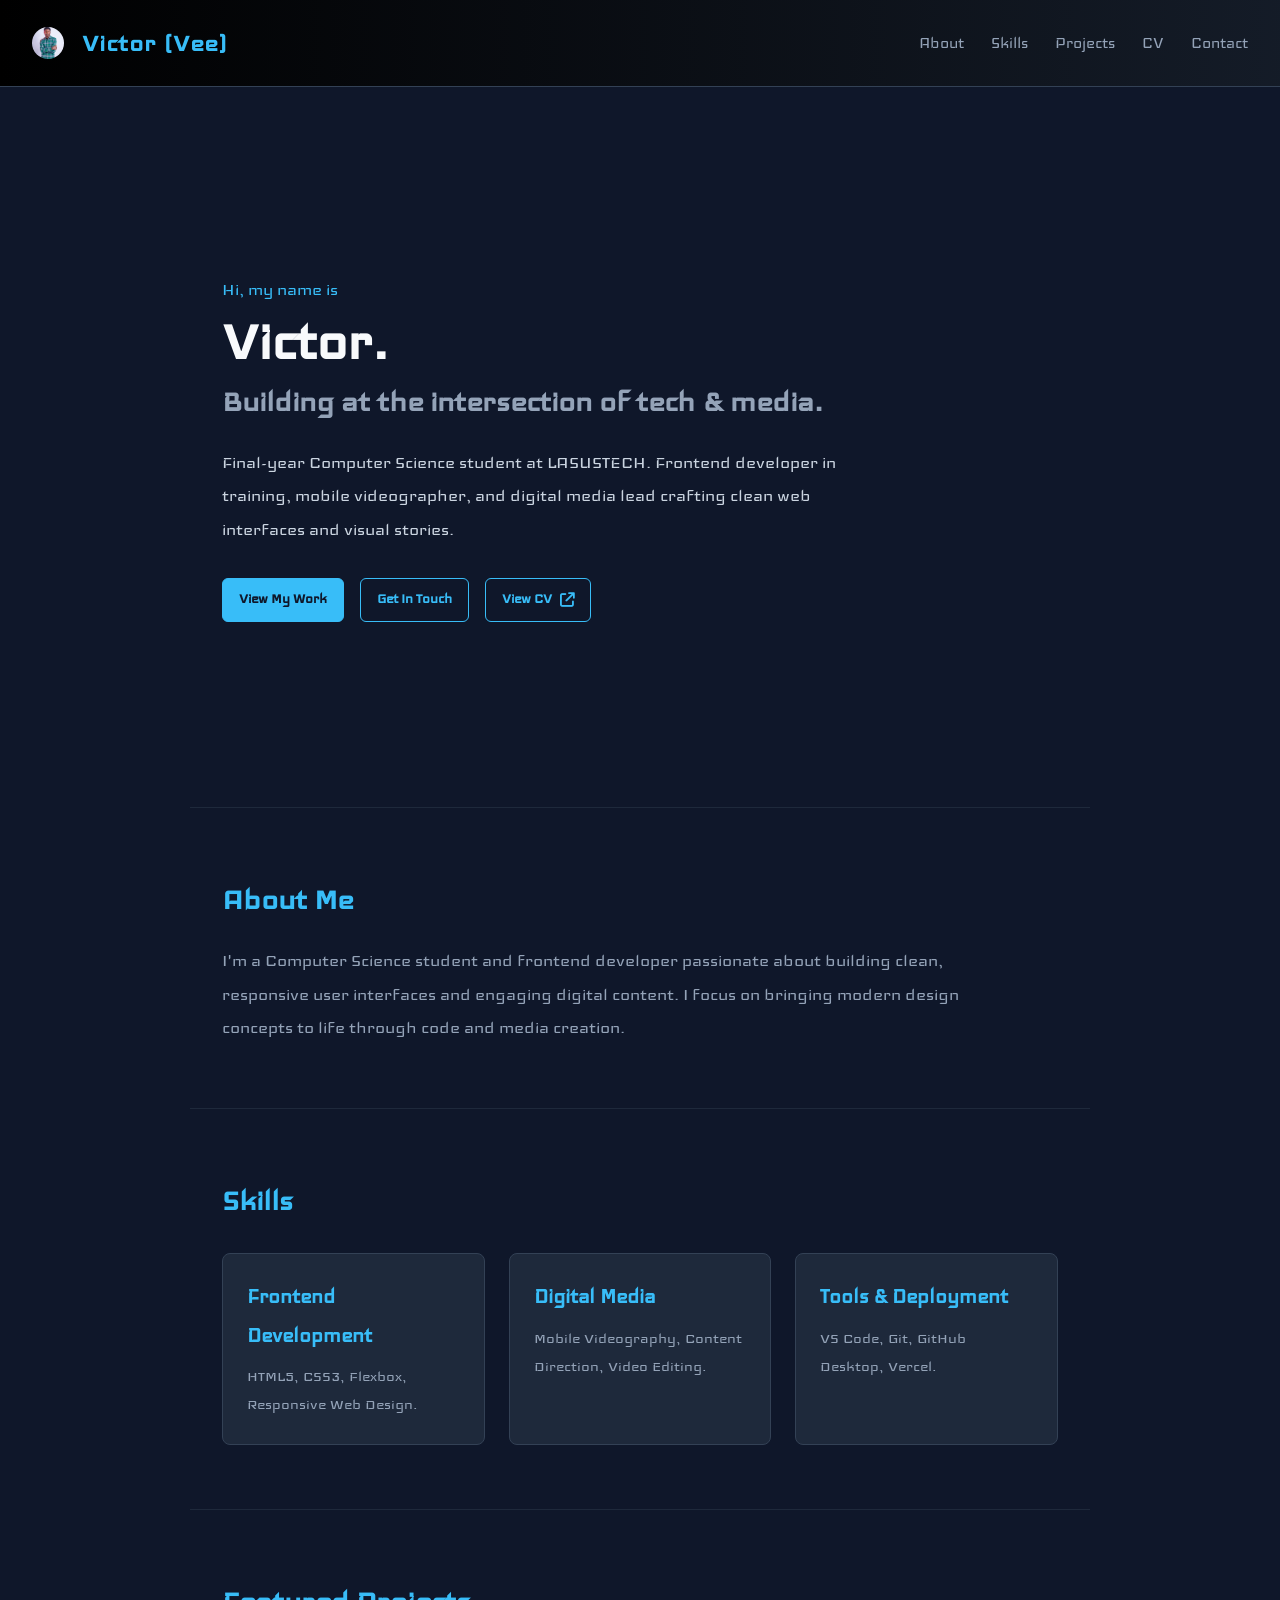
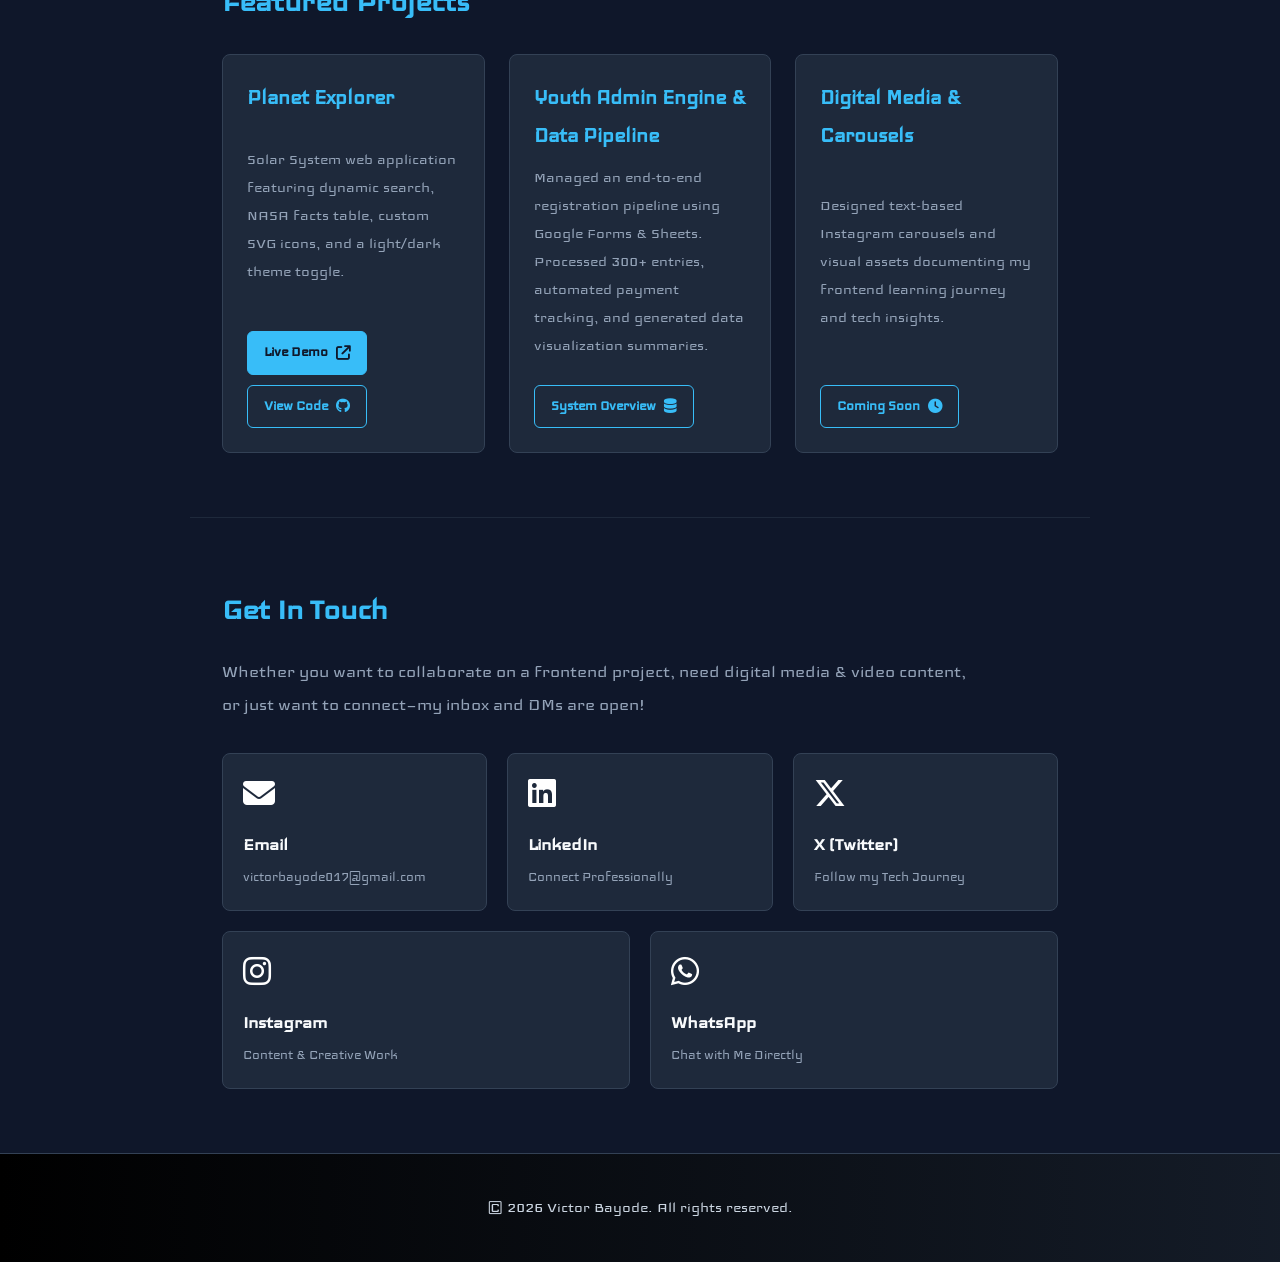
<file: index.html>
<!DOCTYPE html>
<html lang="en">

<head>
  <meta charset="UTF-8">
  <meta name="viewport" content="width=device-width, initial-scale=1.0">
  <title>Victor (Vee) | Frontend Dev & Media Lead</title>

  <!-- Font Awesome CDN for Brand Icons -->
  <link rel="stylesheet" href="https://cdnjs.cloudflare.com/ajax/libs/font-awesome/6.5.1/css/all.min.css">

  <!-- Main Stylesheet -->
  <link rel="stylesheet" href="style2.css">
</head>

<body>

  <!-- NAVBAR -->
  <header class="navbar">
    <div class="logo">
      <img src="profile.jpg" alt="Victor Bayode"
        style="width: 32px; height: 32px; border-radius: 50%; object-fit: cover; vertical-align: middle; margin-right: 8px;">
      Victor (Vee)
    </div>
    <nav>
      <a href="#about">About</a>
      <a href="#skills">Skills</a>
      <a href="#projects">Projects</a>
      <a href="https://cv-portfolio-6od7.vercel.app" target="_blank" rel="noopener noreferrer">CV</a>
      <a href="#contact">Contact</a>
    </nav>
  </header>

  <!-- HERO SECTION -->
  <section class="hero">
    <p class="greeting">Hi, my name is</p>
    <h1 class="hero-title">Victor.</h1>
    <h2 class="hero-subtitle">Building at the intersection of tech & media.</h2>
    <p class="hero-description">
      Final-year Computer Science student at LASUSTECH. Frontend developer in training, mobile videographer, and digital
      media lead crafting clean web interfaces and visual stories.
    </p>
    <div class="hero-buttons">
      <a href="#projects" class="btn-demo">View My Work</a>
      <a href="#contact" class="btn-code">Get In Touch</a>
      <a href="https://cv-portfolio-6od7.vercel.app" target="_blank" rel="noopener noreferrer" class="btn-code">
        View CV <i class="fa-solid fa-arrow-up-right-from-square"></i>
      </a>
    </div>
  </section>

  <!-- ABOUT SECTION -->
  <section id="about" class="section">
    <h2 class="section-title">About Me</h2>
    <p class="section-text">
      I'm a Computer Science student and frontend developer passionate about building clean, responsive user interfaces
      and engaging digital content. I focus on bringing modern design concepts to life through code and media creation.
    </p>
  </section>

  <!-- SKILLS SECTION -->
  <section id="skills" class="section">
    <h2 class="section-title">Skills</h2>
    <div class="skills-grid">
      <div class="skill-card">
        <h3>Frontend Development</h3>
        <p>HTML5, CSS3, Flexbox, Responsive Web Design.</p>
      </div>
      <div class="skill-card">
        <h3>Digital Media</h3>
        <p>Mobile Videography, Content Direction, Video Editing.</p>
      </div>
      <div class="skill-card">
        <h3>Tools & Deployment</h3>
        <p>VS Code, Git, GitHub Desktop, Vercel.</p>
      </div>
    </div>
  </section>

  <!-- 5. FEATURED PROJECTS -->
  <section id="projects" class="section">
    <h2 class="section-title">Featured Projects</h2>
    <div class="projects-grid">

      <!-- Planet Explorer Capstone Project -->
      <div class="project-card">
        <h3>Planet Explorer</h3>
        <p>Solar System web application featuring dynamic search, NASA facts table, custom SVG icons, and a light/dark
          theme toggle.</p>
        <div class="project-links">
          <a href="https://capstone-project-personal.vercel.app" target="_blank" rel="noopener noreferrer"
            class="btn-demo">
            Live Demo <i class="fa-solid fa-arrow-up-right-from-square"></i>
          </a>
          <a href="https://github.com/tolu021/capstone-project-personal" target="_blank" rel="noopener noreferrer"
            class="btn-code">
            View Code <i class="fa-brands fa-github"></i>
          </a>
        </div>
      </div>

      <!-- Youth Convention Admin Engine -->
      <div class="project-card">
        <h3>Youth Admin Engine & Data Pipeline</h3>
        <p>Managed an end-to-end registration pipeline using Google Forms & Sheets. Processed 300+ entries, automated
          payment tracking, and generated data visualization summaries.</p>
        <div class="project-links">
          <a href="#contact" class="btn-code">
            System Overview <i class="fa-solid fa-database"></i>
          </a>
        </div>
      </div>

      <!-- Digital Media & Carousels -->
      <div class="project-card">
        <h3>Digital Media & Carousels</h3>
        <p>Designed text-based Instagram carousels and visual assets documenting my frontend learning journey and tech
          insights.</p>
        <div class="project-links">
          <a href="#contact" class="btn-code">
            Coming Soon <i class="fa-solid fa-clock"></i>
          </a>
        </div>
      </div>

    </div>
  </section>


  <!-- CONTACT SECTION -->
  <section id="contact" class="section">
    <h2 class="section-title">Get In Touch</h2>
    <p class="section-text">
      Whether you want to collaborate on a frontend project, need digital media & video content, or just want to
      connect—my inbox and DMs are open!
    </p>

    <div class="contact-grid">
      <!-- Email Card -->
      <a href="mailto:victorbayode017@gmail.com" class="contact-card">
        <div class="contact-icon"><i class="fa-solid fa-envelope"></i></div>
        <h3>Email</h3>
        <p>victorbayode017@gmail.com</p>
      </a>

      <!-- LinkedIn Card -->
      <a href="https://www.linkedin.com/in/victor-bayode-620a27369/" target="_blank" rel="noopener noreferrer"
        class="contact-card">
        <div class="contact-icon"><i class="fa-brands fa-linkedin"></i></div>
        <h3>LinkedIn</h3>
        <p>Connect Professionally</p>
      </a>

      <!-- X (Twitter) Card -->
      <a href="https://x.com/_vickiiss" target="_blank" rel="noopener noreferrer" class="contact-card">
        <div class="contact-icon"><i class="fa-brands fa-x-twitter"></i></div>
        <h3>X (Twitter)</h3>
        <p>Follow my Tech Journey</p>
      </a>

      <!-- Instagram Card -->
      <a href="https://instagram.com/victorbayode_" target="_blank" rel="noopener noreferrer" class="contact-card">
        <div class="contact-icon"><i class="fa-brands fa-instagram"></i></div>
        <h3>Instagram</h3>
        <p>Content & Creative Work</p>
      </a>

      <!-- WhatsApp Card -->
      <a href="https://wa.me/2347086745108" target="_blank" rel="noopener noreferrer" class="contact-card">
        <div class="contact-icon"><i class="fa-brands fa-whatsapp"></i></div>
        <h3>WhatsApp</h3>
        <p>Chat with Me Directly</p>
      </a>
    </div>
  </section>

  <!-- FOOTER -->
  <footer class="footer">
    <p>&copy; 2026 Victor Bayode. All rights reserved.</p>
  </footer>

</body>

</html>
</file>
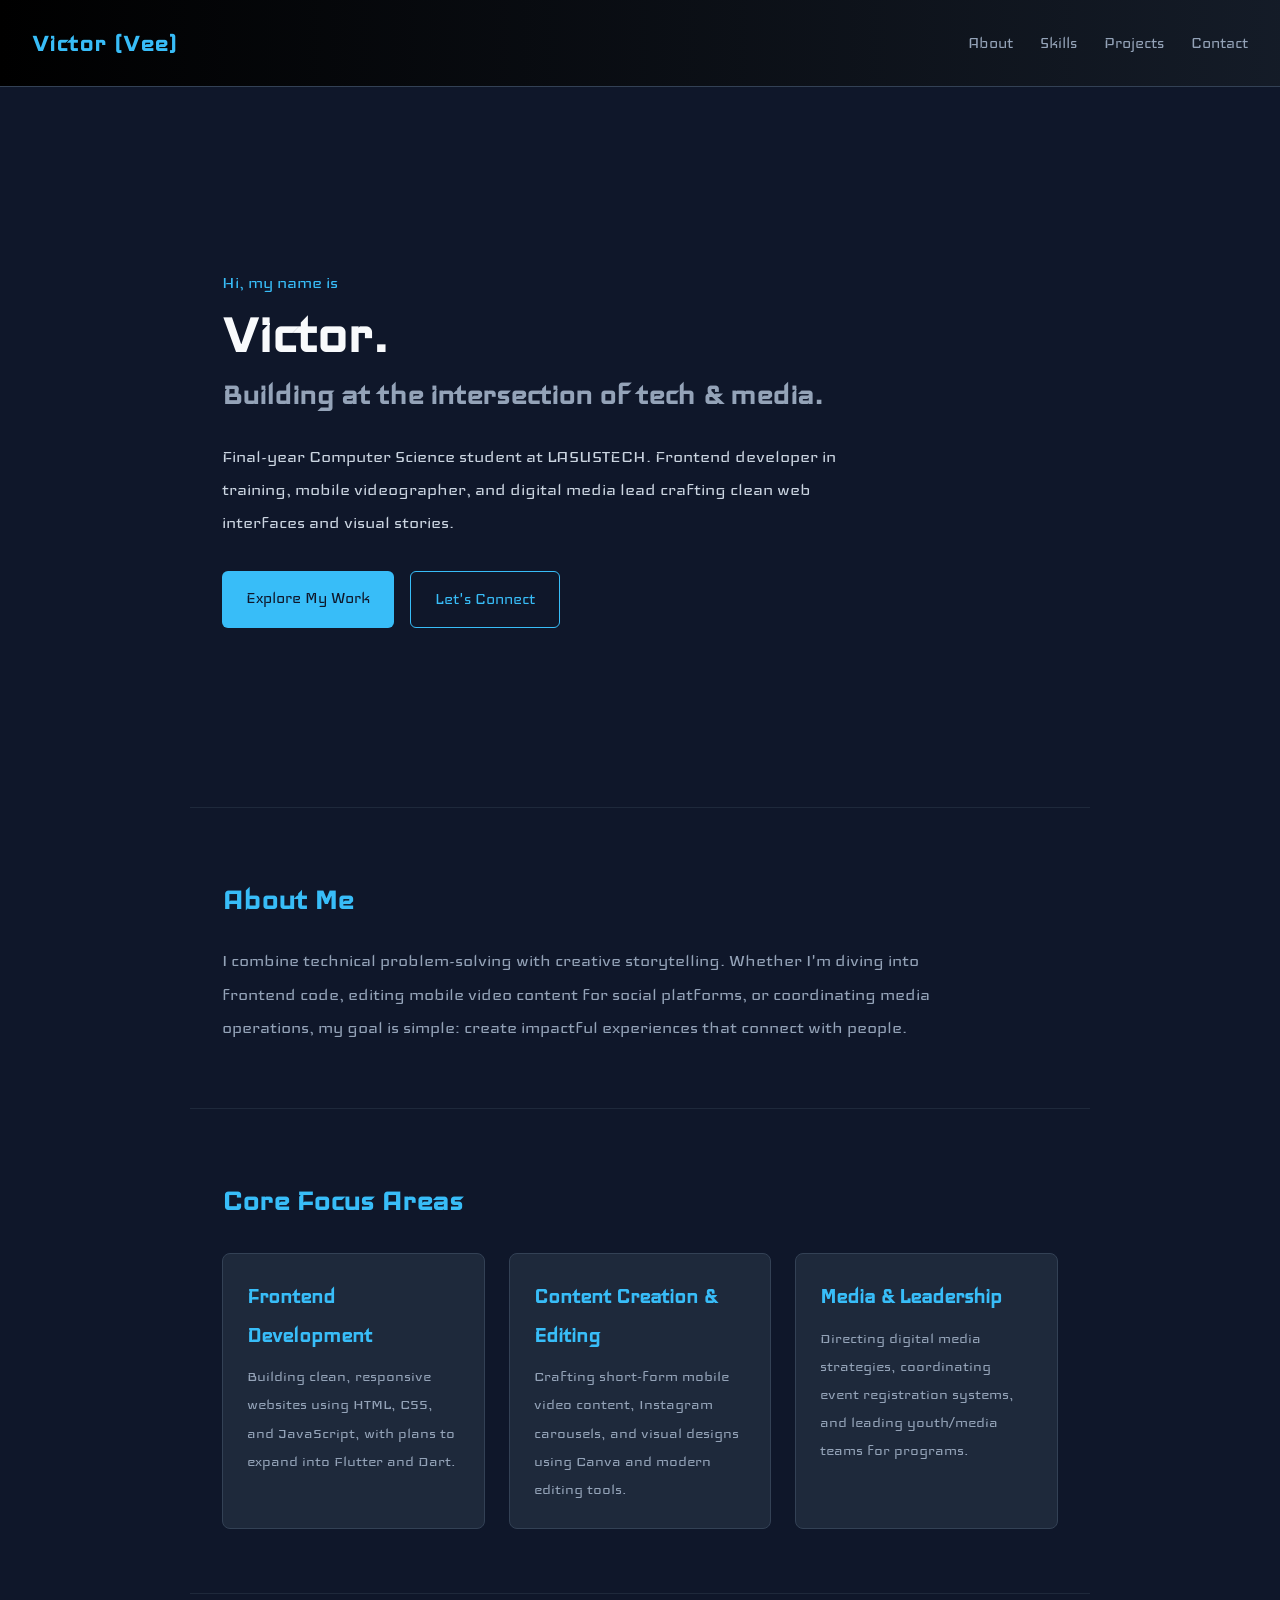
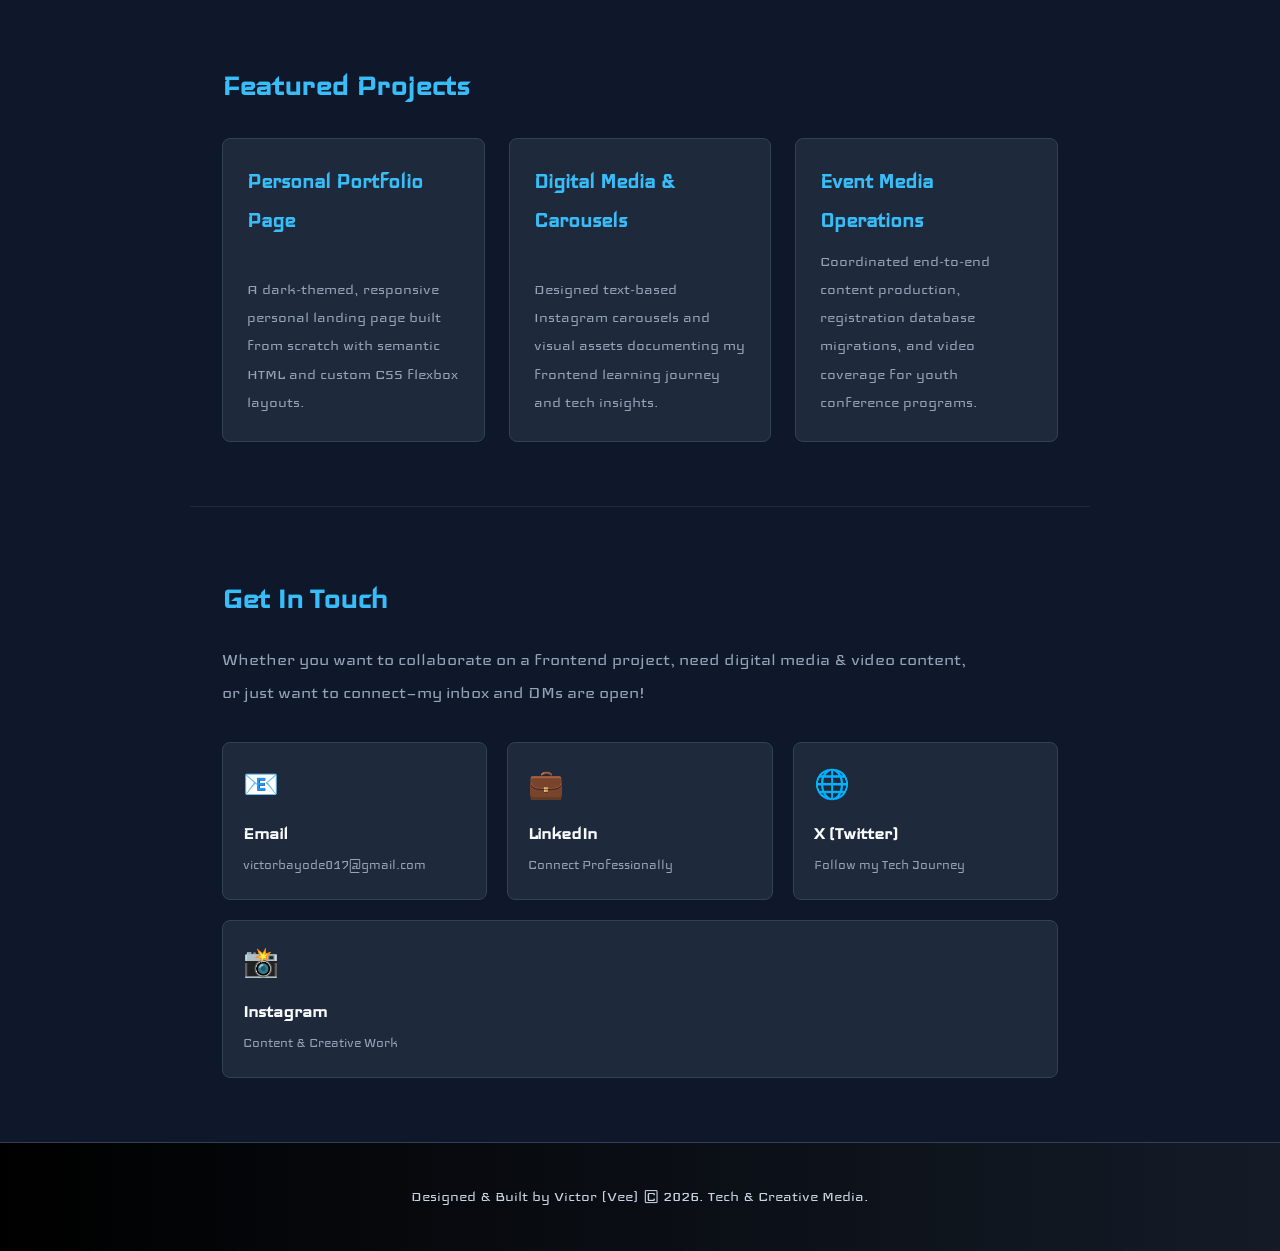
<file: index2.html>
<!DOCTYPE html>
<html lang="en">
<head>
  <meta charset="UTF-8">
  <meta name="viewport" content="width=device-width, initial-scale=1.0">
  <title>Victor (Vee) | Frontend Dev & Content Creator</title>
  <link rel="stylesheet" href="style2.css">
</head>
<body>

  <!-- 1. HEADER / NAVBAR -->
  <header class="navbar">
    <div class="logo">Victor (Vee)</div>
    <nav>
      <a href="#about">About</a>
      <a href="#skills">Skills</a>
      <a href="#projects">Projects</a>
      <a href="#contact">Contact</a>
    </nav>
  </header>

  <main>

    <!-- 2. HERO SECTION -->
    <section class="hero">
      <span class="greeting">Hi, my name is</span>
      <h1 class="hero-title">Victor.</h1>
      <h2 class="hero-subtitle">Building at the intersection of tech & media.</h2>
      <p class="hero-description">
        Final-year Computer Science student at LASUSTECH. Frontend developer in training, mobile videographer, and digital media lead crafting clean web interfaces and visual stories.
      </p>
      <div class="hero-buttons">
        <a href="#projects" class="btn primary-btn">Explore My Work</a>
        <a href="#contact" class="btn secondary-btn">Let's Connect</a>
      </div>
    </section>

    <!-- 3. ABOUT SECTION -->
    <section id="about" class="section">
      <h2 class="section-title">About Me</h2>
      <p class="section-text">
        I combine technical problem-solving with creative storytelling. Whether I'm diving into frontend code, editing mobile video content for social platforms, or coordinating media operations, my goal is simple: create impactful experiences that connect with people.
      </p>
    </section>

    <!-- 4. WHAT I DO / SKILLS SECTION -->
    <section id="skills" class="section">
      <h2 class="section-title">Core Focus Areas</h2>
      <div class="skills-grid">
        <div class="skill-card">
          <h3>Frontend Development</h3>
          <p>Building clean, responsive websites using HTML, CSS, and JavaScript, with plans to expand into Flutter and Dart.</p>
        </div>
        <div class="skill-card">
          <h3>Content Creation & Editing</h3>
          <p>Crafting short-form mobile video content, Instagram carousels, and visual designs using Canva and modern editing tools.</p>
        </div>
        <div class="skill-card">
          <h3>Media & Leadership</h3>
          <p>Directing digital media strategies, coordinating event registration systems, and leading youth/media teams for programs.</p>
        </div>
      </div>
    </section>

    <!-- 5. FEATURED PROJECTS -->
    <section id="projects" class="section">
      <h2 class="section-title">Featured Projects</h2>
      <div class="projects-grid">
        
        <div class="project-card">
          <h3>Personal Portfolio Page</h3>
          <p>A dark-themed, responsive personal landing page built from scratch with semantic HTML and custom CSS flexbox layouts.</p>
        </div>

        <div class="project-card">
          <h3>Digital Media & Carousels</h3>
          <p>Designed text-based Instagram carousels and visual assets documenting my frontend learning journey and tech insights.</p>
        </div>

        <div class="project-card">
          <h3>Event Media Operations</h3>
          <p>Coordinated end-to-end content production, registration database migrations, and video coverage for youth conference programs.</p>
        </div>

      </div>
    </section>

  </main>
  
  <!-- 6. CONTACT SECTION -->
    <section id="contact" class="section">
      <h2 class="section-title">Get In Touch</h2>
      <p class="section-text">
        Whether you want to collaborate on a frontend project, need digital media & video content, or just want to connect—my inbox and DMs are open!
      </p>

      <div class="contact-grid">
        <!-- Email Card -->
        <a href="mailto:victorbayode017@gmail.com" class="contact-card">
          <div class="contact-icon">📧</div>
          <h3>Email</h3>
          <p>victorbayode017@gmail.com</p>
        </a>

        <!-- LinkedIn Card -->
        <a href="https://www.linkedin.com/in/victor-bayode-620a27369/" target="_blank" class="contact-card">
          <div class="contact-icon">💼</div>
          <h3>LinkedIn</h3>
          <p>Connect Professionally</p>
        </a>

        <!-- X (Twitter) Card -->
        <a href="https://x.com/_vickiiss" target="_blank" class="contact-card">
          <div class="contact-icon">🌐</div>
          <h3>X (Twitter)</h3>
          <p>Follow my Tech Journey</p>
        </a>

        <!-- Instagram Card -->
        <a href="https://instagram.com/victorbayode_" target="_blank" class="contact-card">
          <div class="contact-icon">📸</div>
          <h3>Instagram</h3>
          <p>Content & Creative Work</p>
        </a>
      </div>
    </section>

  </main>

  <!-- 7. FOOTER -->
  <footer class="footer">
    <p>Designed & Built by Victor (Vee) &copy; 2026. Tech & Creative Media.</p>
  </footer>
</file>
<file: style2.css>
/* 1. IMPORT GOOGLE FONT (Must be at the absolute top) */
@import url('https://fonts.googleapis.com/css2?family=Iceland&display=swap');

html {
  scroll-behavior: smooth;
}

/* 2. GLOBAL RESETS & BASE STYLES */
* {
  margin: 0;
  padding: 0;
  box-sizing: border-box;
}

body {
  font-family: 'Iceland', cursive, sans-serif;
  background-color: #0f172a; /* Dark slate background */
  color: #f8fafc;
  line-height: 1.6;
}

/* 3. NAVBAR */
.navbar {
  display: flex;
  justify-content: space-between;
  align-items: center;
  padding: 1.25rem 2rem;
  /* Blue and black gradient */
  background: linear-gradient(90deg, black, #1e293b, black);
  background-size: 300% 100%;
  animation: gradientLoop 8s ease infinite;
  border-bottom: 1px solid #334155;
  position: sticky;
  top: 0;
  z-index: 10;
}

.logo {
  font-size: 1.8rem;
  font-weight: 700;
  color: #38bdf8;
  letter-spacing: 1px;
  display: flex;
  align-items: center;
  gap: 10px;
}

/* Header Avatar Image */
.nav-avatar {
  width: 38px;
  height: 38px;
  border-radius: 50%;
  object-fit: cover;
  border: 2px solid #38bdf8;
  box-shadow: 0 0 8px rgba(56, 189, 248, 0.4);
  transition: transform 0.2s ease;
}

.nav-avatar:hover {
  transform: scale(1.1);
}

.navbar nav a {
  color: #94a3b8;
  text-decoration: none;
  margin-left: 1.5rem;
  font-size: 1.2rem;
  transition: color 0.2s ease;
}

.navbar nav a:hover {
  color: #38bdf8;
}

/* 4. HERO SECTION */
.hero {
  min-height: 80vh;
  display: flex;
  flex-direction: column;
  justify-content: center;
  max-width: 900px;
  margin: 0 auto;
  padding: 2rem;
}

.greeting {
  color: #38bdf8;
  font-size: 1.3rem;
}

.hero-title {
  font-size: 4rem;
  font-weight: 800;
  margin-top: 0.25rem;
  line-height: 1;
}

.hero-subtitle {
  font-size: 2.2rem;
  color: #94a3b8;
  margin-bottom: 1rem;
}

.hero-description {
  max-width: 650px;
  color: #cbd5e1;
  font-size: 1.3rem;
}

.hero-buttons {
  display: flex;
  gap: 1rem;
  margin-top: 2rem;
}

.btn {
  padding: 0.75rem 1.5rem;
  border-radius: 6px;
  text-decoration: none;
  font-size: 1.2rem;
  transition: transform 0.2s ease, background-color 0.2s ease;
}

.primary-btn {
  background-color: #38bdf8;
  color: #0f172a;
}

.secondary-btn {
  border: 1px solid #38bdf8;
  color: #38bdf8;
}

.btn:hover {
  transform: translateY(-2px);
}

/* 5. COMMON SECTIONS */
.section {
  max-width: 900px;
  margin: 0 auto;
  padding: 4rem 2rem;
  border-top: 1px solid #1e293b;
}

.section-title {
  font-size: 2.2rem;
  color: #38bdf8;
  margin-bottom: 1rem;
}

.section-text {
  color: #94a3b8;
  font-size: 1.3rem;
  max-width: 750px;
}

/* 6. SKILLS & PROJECTS GRIDS */
.skills-grid, .projects-grid {
  display: flex;
  gap: 1.5rem;
  flex-wrap: wrap;
  margin-top: 1.5rem;
}

.skill-card, .project-card {
  background-color: #1e293b;
  border: 1px solid #334155;
  border-radius: 8px;
  padding: 1.5rem;
  flex: 1 1 260px;
}

.skill-card h3, .project-card h3 {
  color: #38bdf8;
  font-size: 1.5rem;
  margin-bottom: 0.5rem;
}

.skill-card p, .project-card p {
  color: #94a3b8;
  font-size: 1.1rem;
}

.skill-card:hover, .project-card:hover {
  transform: translateY(-4px);
  border-color: #38bdf8;
  transition: transform 0.2s ease, border-color 0.2s ease;
}

/* 7. CONTACT CARDS GRID */
.contact-grid {
  display: flex;
  gap: 1.25rem;
  flex-wrap: wrap;
  margin-top: 2rem;
}

.contact-card {
  background-color: #1e293b;
  border: 1px solid #334155;
  border-radius: 8px;
  padding: 1.25rem;
  flex: 1 1 200px;
  text-decoration: none;
  transition: transform 0.2s ease, border-color 0.2s ease;
  display: flex;
  flex-direction: column;
  align-items: flex-start;
}

.contact-card:hover {
  transform: translateY(-4px);
  border-color: #38bdf8;
}

.contact-icon {
  font-size: 1.8rem;
  margin-bottom: 0.5rem;
}

.contact-card h3 {
  color: #f8fafc;
  font-size: 1.3rem;
  margin-bottom: 0.2rem;
}

.contact-card p {
  color: #94a3b8;
  font-size: 1rem;
}

/* 8. FOOTER */
.footer {
  text-align: center;
  padding: 2.5rem;
  /* Two-color animated gradient */
  background: linear-gradient(90deg, black, #1e293b, black);
  background-size: 300% 100%;
  animation: gradientLoop 8s ease infinite;
  border-top: 1px solid #334155;
  color: #cbd5e1;
  font-size: 1.1rem;
}

/* ANIMATED GRADIENT KEYFRAMES */
@keyframes gradientLoop {
  0% {
    background-position: 0% 50%;
  }
  50% {
    background-position: 100% 50%;
  }
  100% {
    background-position: 0% 50%;
  }
}

/* Styling the Font Awesome icons inside the contact cards */
.contact-card .contact-icon i {
  font-size: 2rem;            /* Makes the icons clear and readable */
  color: #ffffff;              /* Sets default icon color */
  transition: transform 0.3s ease, color 0.3s ease;
}

/* Optional: Subtle zoom effect when you hover over a card */
.contact-card:hover .contact-icon i {
  transform: scale(1.15);
}

/* Brand Colors on Hover */
.contact-card:hover .fa-envelope { color: #ea4335; }   /* Gmail Red */
.contact-card:hover .fa-linkedin { color: #0a66c2; }   /* LinkedIn Blue */
.contact-card:hover .fa-x-twitter { color: #ffffff; }  /* X White/Light */
.contact-card:hover .fa-instagram { color: #e4405f; }  /* Instagram Pink */
.contact-card:hover .fa-whatsapp { color: #25d366; }   /* WhatsApp Green */

/* PROJECT CARD CONTAINER FIX */
.project-card {
  display: flex;
  flex-direction: column;
  justify-content: space-between;
}

.project-links {
  display: flex;
  align-items: center;
  gap: 10px;
  margin-top: 1.5rem;
  flex-wrap: wrap;
}

/* BUTTON BASE STYLES */
.btn-demo, .btn-code {
  display: inline-flex;
  align-items: center;
  gap: 8px;
  padding: 8px 16px;
  border-radius: 6px;
  font-size: 1rem;
  font-weight: 600;
  text-decoration: none;
  transition: all 0.2s ease-in-out;
}

/* LIVE DEMO BUTTON (CYAN SOLID) */
.btn-demo {
  background-color: #38bdf8;
  color: #0f172a !important;
  border: 1px solid #38bdf8;
}

.btn-demo:hover {
  background-color: #0284c7;
  border-color: #0284c7;
  transform: translateY(-2px);
  box-shadow: 0 4px 12px rgba(56, 189, 248, 0.3);
}

/* VIEW CODE BUTTON (OUTLINE STYLE) */
.btn-code {
  background-color: transparent;
  color: #38bdf8 !important;
  border: 1px solid #38bdf8;
}

.btn-code:hover {
  background-color: rgba(56, 189, 248, 0.1);
  transform: translateY(-2px);
  box-shadow: 0 4px 12px rgba(56, 189, 248, 0.2);
}

.btn-demo i, .btn-code i {
  font-size: 0.9rem;
}
</file>
